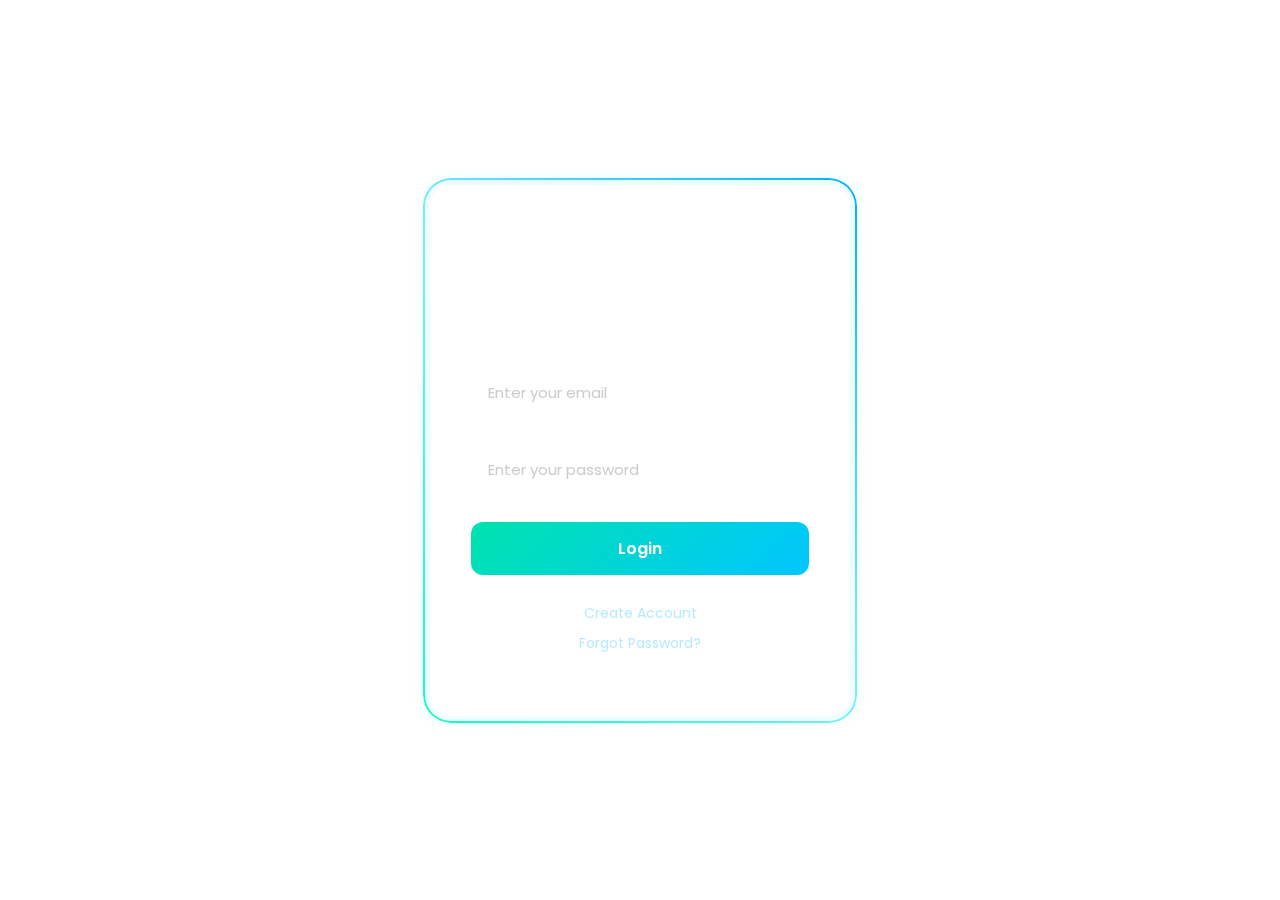
<file: login.html>
<!DOCTYPE html>
<html lang="en">
<head>
  <meta charset="UTF-8" />
  <meta name="viewport" content="width=device-width, initial-scale=1.0" />
  <title>Login - Medical Recommendation</title>
  <link href="https://fonts.googleapis.com/css2?family=Poppins:wght@300;600&display=swap" rel="stylesheet">
  <style>
    * {
      margin: 0;
      padding: 0;
      box-sizing: border-box;
      font-family: 'Poppins', sans-serif;
    }

    body {
      background: url('https://st2.depositphotos.com/36924814/46071/i/450/depositphotos_460713580-stock-photo-medical-health-blue-cross-neon.jpg') no-repeat center center/cover;
      display: flex;
      justify-content: center;
      align-items: center;
      min-height: 100vh;
      overflow: hidden;
    }

    .login-box {
      position: relative;
      width: 420px;
      padding: 60px 40px;
      background: rgba(255, 255, 255, 0.05);
      border-radius: 20px;
      border: 1px solid rgba(255, 255, 255, 0.15);
      box-shadow: 0 0 20px rgba(0, 255, 255, 0.2);
      backdrop-filter: blur(20px);
      color: #fff;
      animation: fadeIn 1.5s ease;
    }

    @keyframes fadeIn {
      from {
        transform: scale(0.9);
        opacity: 0;
      }
      to {
        transform: scale(1);
        opacity: 1;
      }
    }

    .login-box::before {
      content: '';
      position: absolute;
      inset: -8px;
      border-radius: 28px;
      padding: 2px;
      background: linear-gradient(45deg, #0fffc1, #7eebff, #00b3ff);
      -webkit-mask: linear-gradient(#fff 0 0) content-box, linear-gradient(#fff 0 0);
      -webkit-mask-composite: xor;
              mask-composite: exclude;
      pointer-events: none;
    }

    .login-box h2 {
      text-align: center;
      margin-bottom: 30px;
      font-weight: 600;
      font-size: 26px;
      color: #ffffff;
    }

    .login-box input {
      width: 100%;
      padding: 14px 16px;
      margin: 12px 0;
      background: rgba(255, 255, 255, 0.08);
      border: 1px solid rgba(255, 255, 255, 0.2);
      border-radius: 12px;
      color: #fff;
      font-size: 15px;
      outline: none;
      transition: 0.3s ease;
    }

    .login-box input::placeholder {
      color: #ccc;
    }

    .login-box input:focus {
      border-color: #00fff7;
      box-shadow: 0 0 10px #00fff7;
    }

    .login-box button {
      width: 100%;
      padding: 14px;
      background: linear-gradient(135deg, #00e3ae, #00c6ff);
      border: none;
      border-radius: 12px;
      color: #fff;
      font-weight: 600;
      font-size: 16px;
      cursor: pointer;
      margin-top: 14px;
      transition: transform 0.3s ease;
    }

    .login-box button:hover {
      transform: translateY(-2px);
      box-shadow: 0 0 12px #00e3ae;
    }

    .login-box .links {
      margin-top: 20px;
      text-align: center;
    }

    .login-box .links a {
      color: #b8eaff;
      text-decoration: none;
      font-size: 14px;
      margin-top: 8px;
      display: inline-block;
      transition: color 0.2s;
    }

    .login-box .links a:hover {
      color: #ffffff;
      text-decoration: underline;
    }
  </style>
</head>
<body>
  <div class="login-box">
    <h2>Login to Your Health Space</h2>
    <form action="/login" method="POST">
      <input type="email" name="email" placeholder="Enter your email" required />
      <input type="password" name="password" placeholder="Enter your password" required />
      <button type="submit">Login</button>
    </form>
    <div class="links">
      <a href="/create-account">Create Account</a><br>
      <a href="/forgot-password">Forgot Password?</a>
    </div>
  </div>
</body>
</html>
</file>
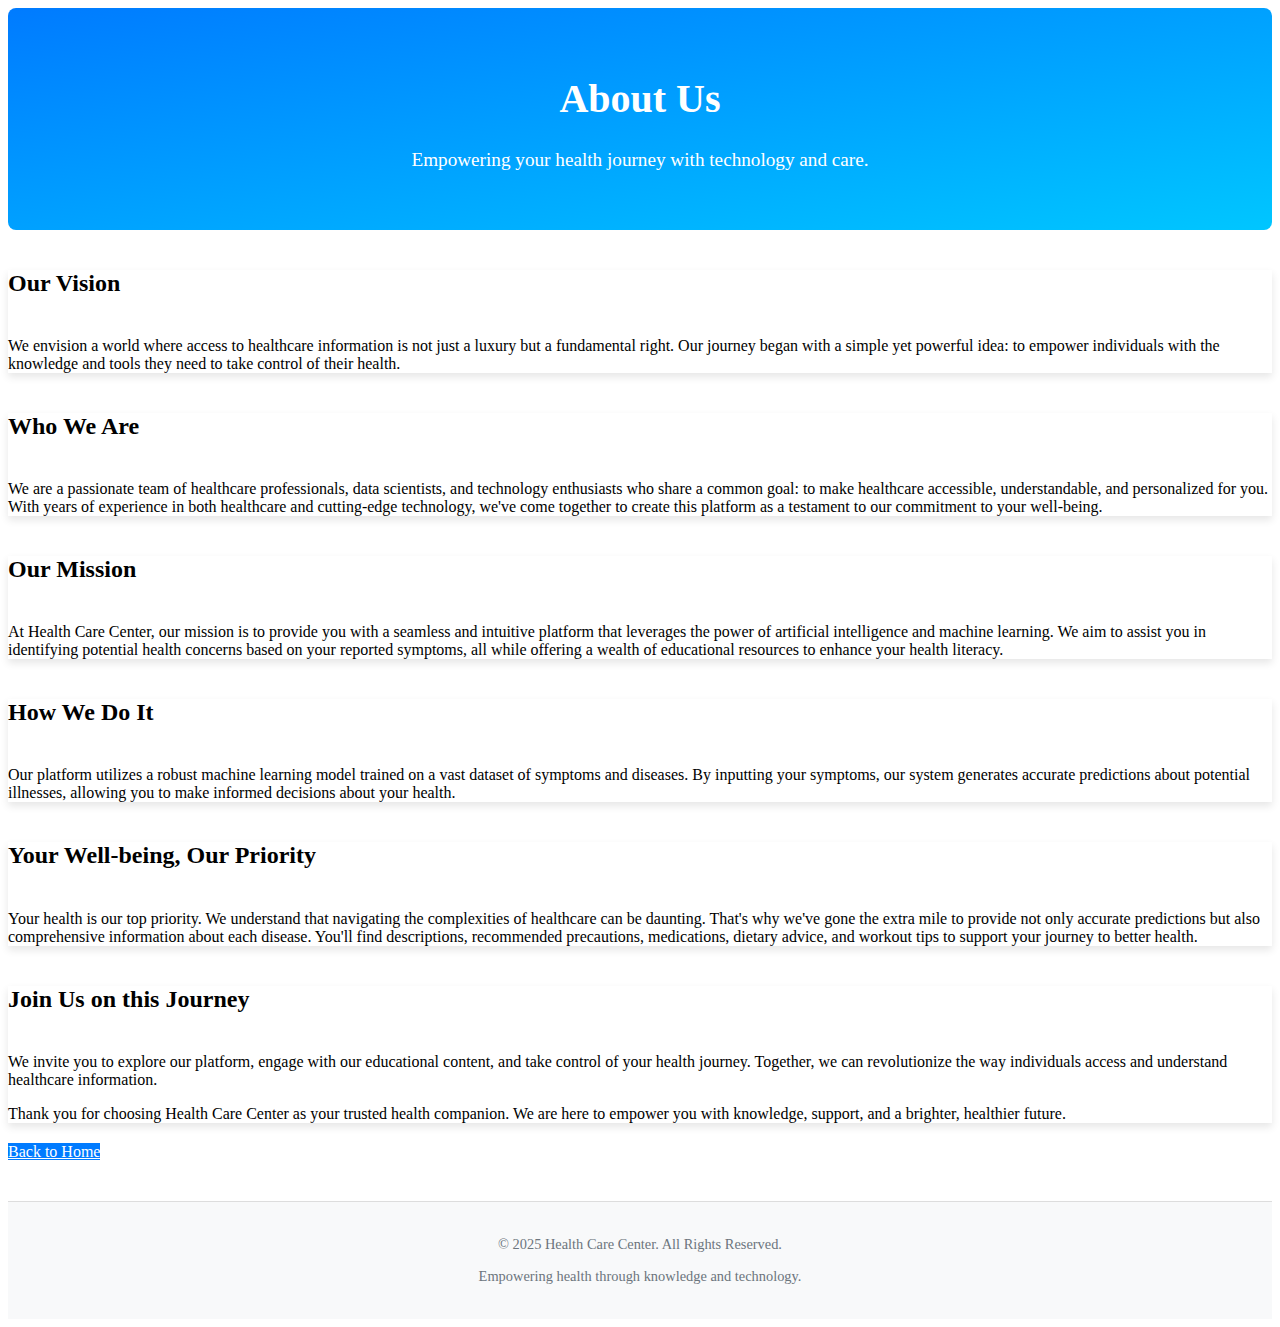
<file: templates/about.html>
<!doctype html>
<html lang="en">

<head>
    <meta charset="utf-8">
    <meta name="viewport" content="width=device-width, initial-scale=1">
    <title>About Us - Health Care Center</title>
    <link href="https://cdn.jsdelivr.net/npm/bootstrap@5.3.1/dist/css/bootstrap.min.css" rel="stylesheet" 
        integrity="sha384-4bw+/aepP/YC94hEpVNVgiZdgIC5+VKNBQNGCHeKRQN+PtmoHDEXuppvnDJzQIu9" crossorigin="anonymous">
    <style>
        .hero-section {
            background: linear-gradient(to bottom right, #007bff, #00c6ff);
            color: white;
            padding: 40px 20px;
            text-align: center;
            border-radius: 8px;
        }

        .hero-section h1 {
            font-size: 2.5rem;
            font-weight: bold;
        }

        .hero-section p {
            font-size: 1.2rem;
        }

        .footer {
            background-color: #f8f9fa;
            text-align: center;
            padding: 20px 0;
            font-size: 0.9rem;
            color: #6c757d;
            margin-top: 40px;
            border-top: 1px solid #ddd;
        }

        .card {
            border: none;
            box-shadow: 0 4px 8px rgba(0, 0, 0, 0.1);
            margin: 20px 0;
        }

        .card h5 {
            font-size: 1.5rem;
            font-weight: bold;
        }

        .btn-custom {
            background-color: #007bff;
            color: white;
            border: none;
            transition: all 0.3s ease;
        }

        .btn-custom:hover {
            background-color: #0056b3;
            transform: scale(1.05);
        }
    </style>
</head>

<body>
    <!-- Hero Section -->
    <div class="hero-section">
        <h1>About Us</h1>
        <p>Empowering your health journey with technology and care.</p>
    </div>

    <!-- Main Content -->
    <div class="container my-5">
        <!-- Vision Section -->
        <div class="card p-4">
            <h5>Our Vision</h5>
            <p>
                We envision a world where access to healthcare information is not just a luxury but a fundamental right. 
                Our journey began with a simple yet powerful idea: to empower individuals with the knowledge and tools 
                they need to take control of their health.
            </p>
        </div>

        <!-- Who We Are Section -->
        <div class="card p-4">
            <h5>Who We Are</h5>
            <p>
                We are a passionate team of healthcare professionals, data scientists, and technology enthusiasts who 
                share a common goal: to make healthcare accessible, understandable, and personalized for you. 
                With years of experience in both healthcare and cutting-edge technology, we've come together to create 
                this platform as a testament to our commitment to your well-being.
            </p>
        </div>

        <!-- Mission Section -->
        <div class="card p-4">
            <h5>Our Mission</h5>
            <p>
                At Health Care Center, our mission is to provide you with a seamless and intuitive platform that 
                leverages the power of artificial intelligence and machine learning. We aim to assist you in identifying 
                potential health concerns based on your reported symptoms, all while offering a wealth of educational 
                resources to enhance your health literacy.
            </p>
        </div>

        <!-- How We Do It Section -->
        <div class="card p-4">
            <h5>How We Do It</h5>
            <p>
                Our platform utilizes a robust machine learning model trained on a vast dataset of symptoms and diseases. 
                By inputting your symptoms, our system generates accurate predictions about potential illnesses, allowing 
                you to make informed decisions about your health.
            </p>
        </div>

        <!-- Priority Section -->
        <div class="card p-4">
            <h5>Your Well-being, Our Priority</h5>
            <p>
                Your health is our top priority. We understand that navigating the complexities of healthcare can be 
                daunting. That's why we've gone the extra mile to provide not only accurate predictions but also 
                comprehensive information about each disease. You'll find descriptions, recommended precautions, 
                medications, dietary advice, and workout tips to support your journey to better health.
            </p>
        </div>

        <!-- Join Us Section -->
        <div class="card p-4">
            <h5>Join Us on this Journey</h5>
            <p>
                We invite you to explore our platform, engage with our educational content, and take control of your 
                health journey. Together, we can revolutionize the way individuals access and understand healthcare 
                information.
            </p>
            <p>
                Thank you for choosing Health Care Center as your trusted health companion. We are here to empower you 
                with knowledge, support, and a brighter, healthier future.
            </p>
        </div>

        <!-- Navigation Buttons -->
        <div class="text-center mt-4">
            <a href="/" class="btn btn-custom px-4 py-2">Back to Home</a>
        </div>
    </div>

    <!-- Footer -->
    <div class="footer">
        <p>&copy; 2025 Health Care Center. All Rights Reserved.</p>
        <p>Empowering health through knowledge and technology.</p>
    </div>

    <script src="https://cdn.jsdelivr.net/npm/bootstrap@5.3.1/dist/js/bootstrap.bundle.min.js" 
        integrity="sha384-HwwvtgBNo3bZJJLYd8oVXjrBZt8cqVSpeBNS5n7C8IVInixGAoxmnlMuBnhbgrkm" crossorigin="anonymous"></script>
</body>

</html>
</file>
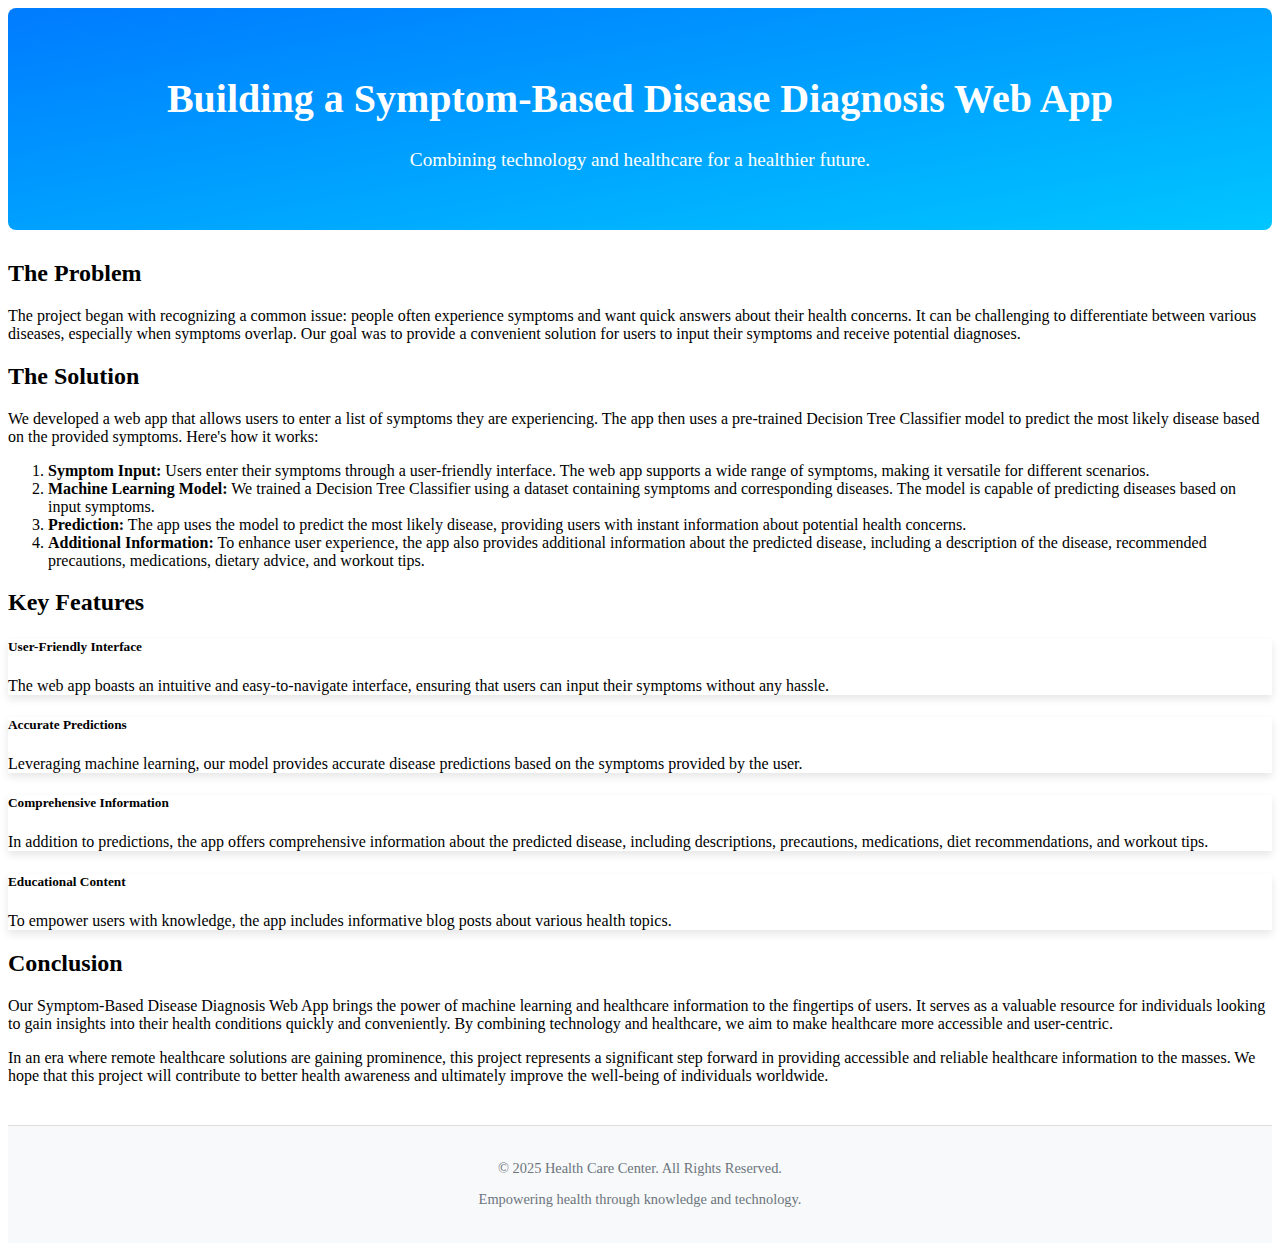
<file: templates/blog.html>
<!doctype html>
<html lang="en">

<head>
    <meta charset="utf-8">
    <meta name="viewport" content="width=device-width, initial-scale=1">
    <title>Blog Post - Symptom-Based Diagnosis</title>
    <link href="https://cdn.jsdelivr.net/npm/bootstrap@5.3.1/dist/css/bootstrap.min.css" rel="stylesheet" 
        integrity="sha384-4bw+/aepP/YC94hEpVNVgiZdgIC5+VKNBQNGCHeKRQN+PtmoHDEXuppvnDJzQIu9" crossorigin="anonymous">
    <style>
        .hero-section {
            background: linear-gradient(to bottom right, #007bff, #00c6ff);
            color: white;
            text-align: center;
            padding: 40px 20px;
            border-radius: 8px;
            margin-bottom: 30px;
        }

        .hero-section h1 {
            font-size: 2.5rem;
            font-weight: bold;
        }

        .hero-section p {
            font-size: 1.2rem;
        }

        .card {
            border: none;
            box-shadow: 0 4px 8px rgba(0, 0, 0, 0.1);
        }

        .footer {
            background-color: #f8f9fa;
            text-align: center;
            padding: 20px 0;
            font-size: 0.9rem;
            color: #6c757d;
            margin-top: 40px;
            border-top: 1px solid #ddd;
        }
    </style>
</head>

<body>
    <!-- Hero Section -->
    <div class="hero-section">
        <h1>Building a Symptom-Based Disease Diagnosis Web App</h1>
        <p>Combining technology and healthcare for a healthier future.</p>
    </div>

    <!-- Blog Content -->
    <div class="container my-4">
        <div class="mb-4">
            <h2>The Problem</h2>
            <p>
                The project began with recognizing a common issue: people often experience symptoms and want quick 
                answers about their health concerns. It can be challenging to differentiate between various diseases, 
                especially when symptoms overlap. Our goal was to provide a convenient solution for users to input 
                their symptoms and receive potential diagnoses.
            </p>
        </div>

        <div class="mb-4">
            <h2>The Solution</h2>
            <p>
                We developed a web app that allows users to enter a list of symptoms they are experiencing. The app 
                then uses a pre-trained Decision Tree Classifier model to predict the most likely disease based on the 
                provided symptoms. Here's how it works:
            </p>
            <ol>
                <li><b>Symptom Input:</b> Users enter their symptoms through a user-friendly interface. The web app 
                    supports a wide range of symptoms, making it versatile for different scenarios.</li>
                <li><b>Machine Learning Model:</b> We trained a Decision Tree Classifier using a dataset containing 
                    symptoms and corresponding diseases. The model is capable of predicting diseases based on input 
                    symptoms.</li>
                <li><b>Prediction:</b> The app uses the model to predict the most likely disease, providing users 
                    with instant information about potential health concerns.</li>
                <li><b>Additional Information:</b> To enhance user experience, the app also provides additional 
                    information about the predicted disease, including a description of the disease, recommended 
                    precautions, medications, dietary advice, and workout tips.</li>
            </ol>
        </div>

        <!-- Key Features Section -->
        <div class="mb-4">
            <h2>Key Features</h2>
            <div class="row">
                <div class="col-md-6">
                    <div class="card p-3 mb-4">
                        <h5>User-Friendly Interface</h5>
                        <p>The web app boasts an intuitive and easy-to-navigate interface, ensuring that users can input 
                            their symptoms without any hassle.</p>
                    </div>
                </div>
                <div class="col-md-6">
                    <div class="card p-3 mb-4">
                        <h5>Accurate Predictions</h5>
                        <p>Leveraging machine learning, our model provides accurate disease predictions based on the 
                            symptoms provided by the user.</p>
                    </div>
                </div>
                <div class="col-md-6">
                    <div class="card p-3 mb-4">
                        <h5>Comprehensive Information</h5>
                        <p>In addition to predictions, the app offers comprehensive information about the predicted 
                            disease, including descriptions, precautions, medications, diet recommendations, and workout 
                            tips.</p>
                    </div>
                </div>
                <div class="col-md-6">
                    <div class="card p-3 mb-4">
                        <h5>Educational Content</h5>
                        <p>To empower users with knowledge, the app includes informative blog posts about various 
                            health topics.</p>
                    </div>
                </div>
            </div>
        </div>

        <!-- Conclusion -->
        <div class="mb-4">
            <h2>Conclusion</h2>
            <p>
                Our Symptom-Based Disease Diagnosis Web App brings the power of machine learning and healthcare 
                information to the fingertips of users. It serves as a valuable resource for individuals looking to 
                gain insights into their health conditions quickly and conveniently. By combining technology and 
                healthcare, we aim to make healthcare more accessible and user-centric.
            </p>
            <p>
                In an era where remote healthcare solutions are gaining prominence, this project represents a 
                significant step forward in providing accessible and reliable healthcare information to the masses. 
                We hope that this project will contribute to better health awareness and ultimately improve the 
                well-being of individuals worldwide.
            </p>
        </div>
    </div>

    <!-- Footer -->
    <div class="footer">
        <p>&copy; 2025 Health Care Center. All Rights Reserved.</p>
        <p>Empowering health through knowledge and technology.</p>
    </div>

    <script src="https://cdn.jsdelivr.net/npm/bootstrap@5.3.1/dist/js/bootstrap.bundle.min.js" 
        integrity="sha384-HwwvtgBNo3bZJJLYd8oVXjrBZt8cqVSpeBNS5n7C8IVInixGAoxmnlMuBnhbgrkm" crossorigin="anonymous"></script>
</body>

</html>
</file>
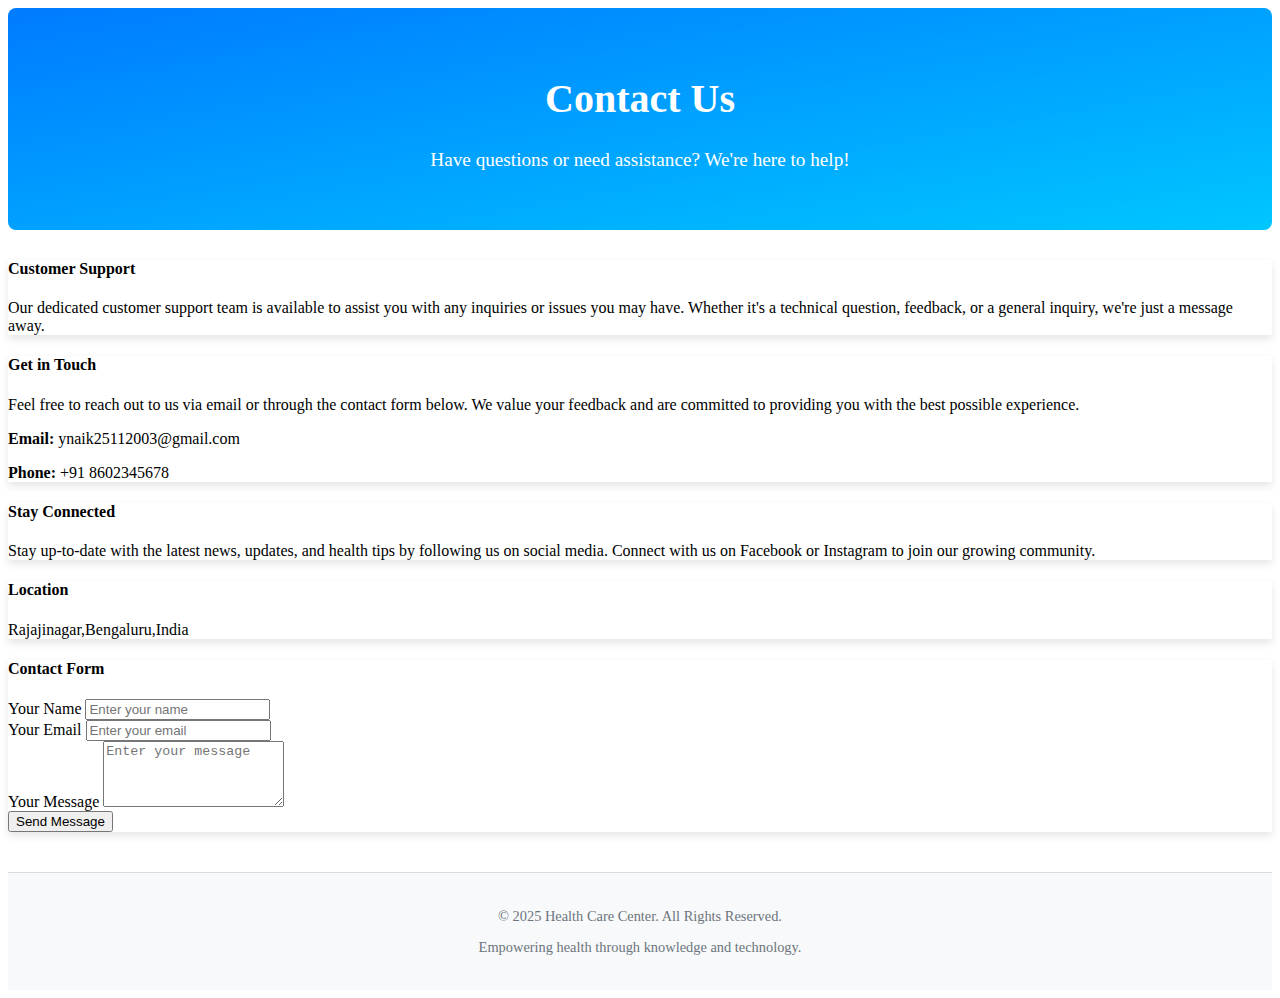
<file: templates/contact.html>
<!doctype html>
<html lang="en">

<head>
    <meta charset="utf-8">
    <meta name="viewport" content="width=device-width, initial-scale=1">
    <title>Contact Us - Health Care Center</title>
    <link href="https://cdn.jsdelivr.net/npm/bootstrap@5.3.1/dist/css/bootstrap.min.css" rel="stylesheet"
        integrity="sha384-4bw+/aepP/YC94hEpVNVgiZdgIC5+VKNBQNGCHeKRQN+PtmoHDEXuppvnDJzQIu9" crossorigin="anonymous">
    <style>
        .hero-section {
            background: linear-gradient(to bottom right, #007bff, #00c6ff);
            color: white;
            text-align: center;
            padding: 40px 20px;
            border-radius: 8px;
            margin-bottom: 30px;
        }

        .hero-section h1 {
            font-size: 2.5rem;
            font-weight: bold;
        }

        .hero-section p {
            font-size: 1.2rem;
        }

        .card {
            border: none;
            box-shadow: 0 4px 8px rgba(0, 0, 0, 0.1);
            margin-bottom: 20px;
        }

        .footer {
            background-color: #f8f9fa;
            text-align: center;
            padding: 20px 0;
            font-size: 0.9rem;
            color: #6c757d;
            margin-top: 40px;
            border-top: 1px solid #ddd;
        }
    </style>
</head>

<body>
    <!-- Hero Section -->
    <div class="hero-section">
        <h1>Contact Us</h1>
        <p>Have questions or need assistance? We're here to help!</p>
    </div>

    <!-- Main Content -->
    <div class="container my-4">
        <!-- Customer Support -->
        <div class="card p-4">
            <h4>Customer Support</h4>
            <p>Our dedicated customer support team is available to assist you with any inquiries or issues you may have.
                Whether it's a technical question, feedback, or a general inquiry, we're just a message away.</p>
        </div>

        <!-- Get in Touch -->
        <div class="card p-4">
            <h4>Get in Touch</h4>
            <p>Feel free to reach out to us via email or through the contact form below. We value your feedback and are
                committed to providing you with the best possible experience.</p>
            <p><b>Email:</b> ynaik25112003@gmail.com</p>
            <p><b>Phone:</b> +91 8602345678</p>
        </div>

        <!-- Stay Connected -->
        <div class="card p-4">
            <h4>Stay Connected</h4>
            <p>Stay up-to-date with the latest news, updates, and health tips by following us on social media. Connect
                with us on Facebook or Instagram to join our growing community.</p>
        </div>

        <!-- Location -->
        <div class="card p-4">
            <h4>Location</h4>
            <p>Rajajinagar,Bengaluru,India</p>
        </div>

        <!-- Contact Form -->
        <div class="card p-4">
            <h4>Contact Form</h4>
            <form action="/contact" method="POST">
                <div class="mb-3">
                    <label for="name" class="form-label">Your Name</label>
                    <input type="text" class="form-control" id="name" name="name" placeholder="Enter your name"
                        required>
                </div>
                <div class="mb-3">
                    <label for="email" class="form-label">Your Email</label>
                    <input type="email" class="form-control" id="email" name="email" placeholder="Enter your email"
                        required>
                </div>
                <div class="mb-3">
                    <label for="message" class="form-label">Your Message</label>
                    <textarea class="form-control" id="message" name="message" rows="4"
                        placeholder="Enter your message" required></textarea>
                </div>
                <button type="submit" class="btn btn-primary w-100">Send Message</button>
            </form>
        </div>
    </div>

    <!-- Footer -->
    <div class="footer">
        <p>&copy; 2025 Health Care Center. All Rights Reserved.</p>
        <p>Empowering health through knowledge and technology.</p>
    </div>

    <script src="https://cdn.jsdelivr.net/npm/bootstrap@5.3.1/dist/js/bootstrap.bundle.min.js"
        integrity="sha384-HwwvtgBNo3bZJJLYd8oVXjrBZt8cqVSpeBNS5n7C8IVInixGAoxmnlMuBnhbgrkm" crossorigin="anonymous">
    </script>
</body>

</html>
</file>
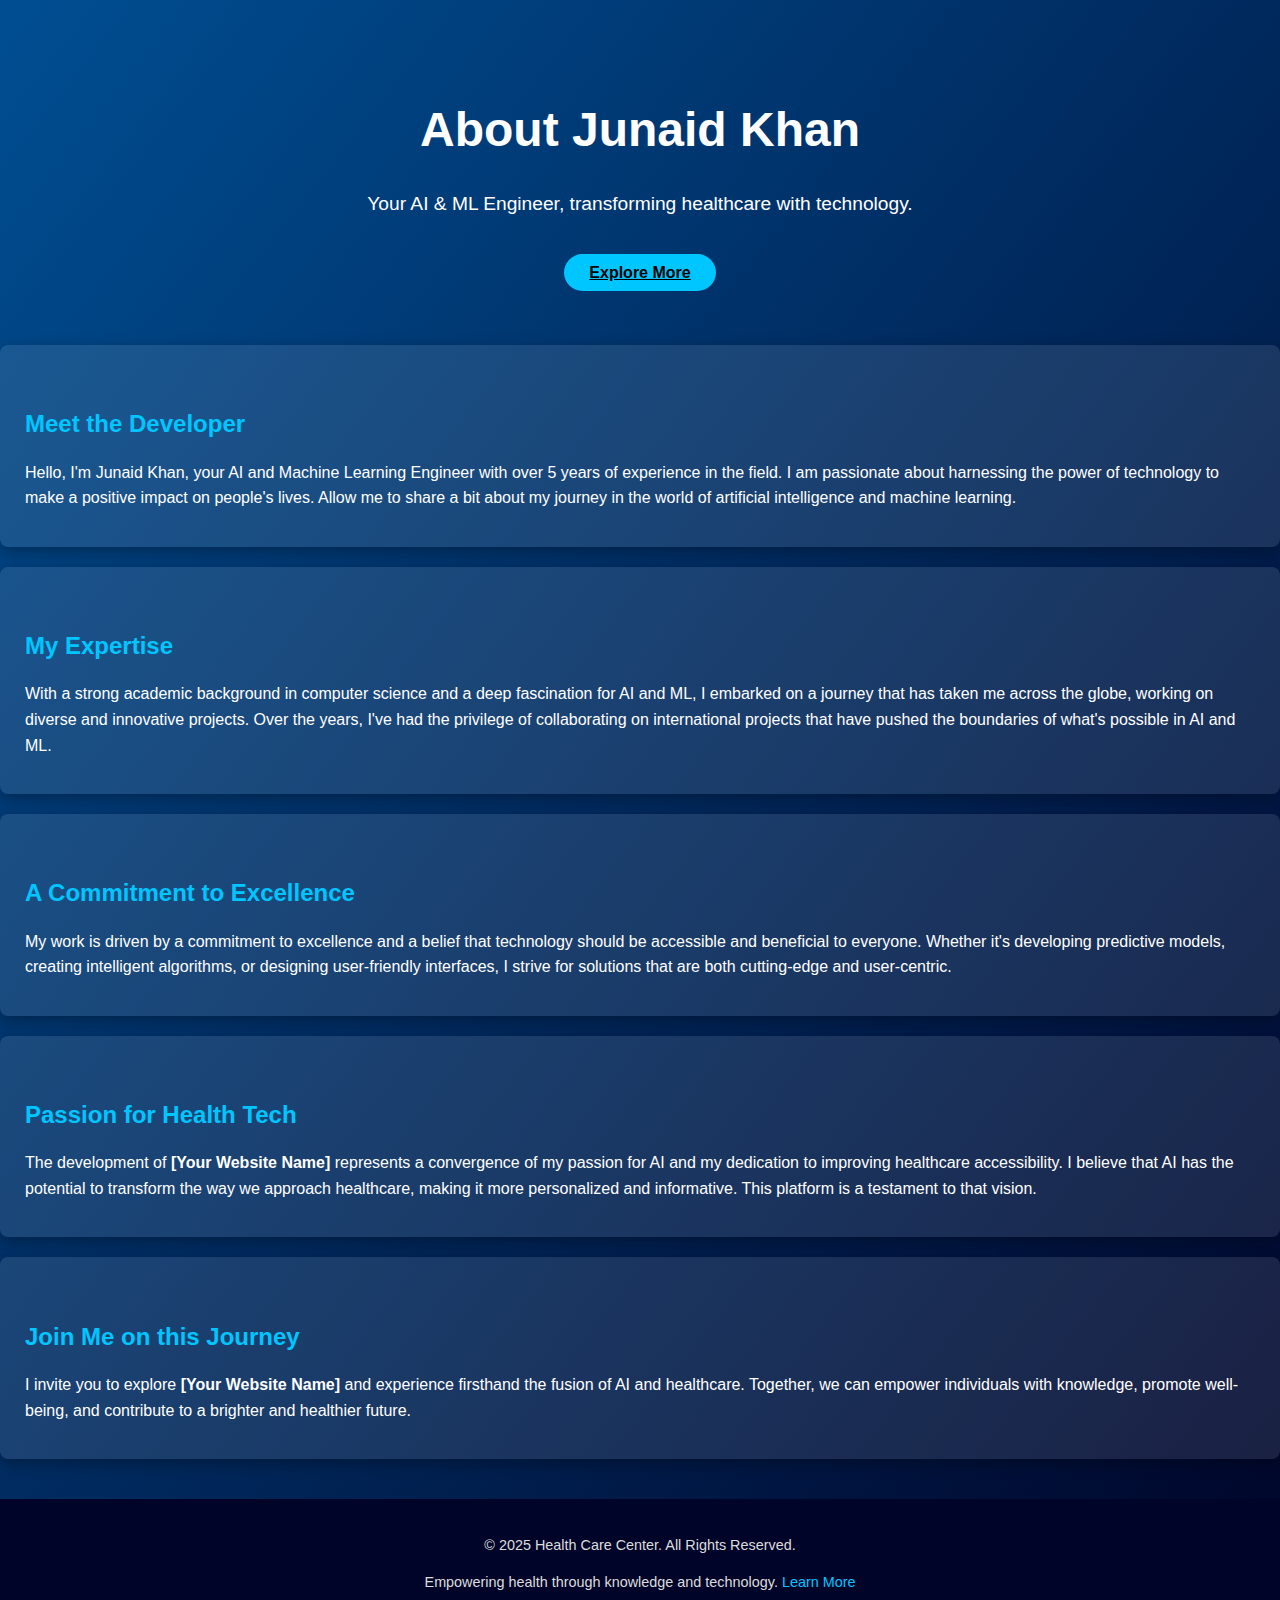
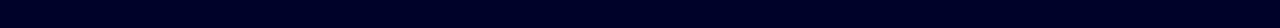
<file: templates/developer.html>
<!doctype html>
<html lang="en">

<head>
    <meta charset="utf-8">
    <meta name="viewport" content="width=device-width, initial-scale=1">
    <title>About the Developer - Junaid Khan</title>
    <link href="https://cdn.jsdelivr.net/npm/bootstrap@5.3.1/dist/css/bootstrap.min.css" rel="stylesheet" 
        integrity="sha384-4bw+/aepP/YC94hEpVNVgiZdgIC5+VKNBQNGCHeKRQN+PtmoHDEXuppvnDJzQIu9" crossorigin="anonymous">
    <style>
        /* General Reset */
        body {
            font-family: 'Arial', sans-serif;
            line-height: 1.6;
            background: linear-gradient(to bottom right, #004e92, #000428);
            color: #fff;
            margin: 0;
            padding: 0;
        }

        /* Hero Section */
        .hero-section {
            text-align: center;
            padding: 60px 20px;
        }

        .hero-section h1 {
            font-size: 3rem;
            font-weight: bold;
            margin-bottom: 20px;
        }

        .hero-section p {
            font-size: 1.2rem;
            margin-bottom: 40px;
        }

        .hero-section .btn {
            padding: 10px 25px;
            font-size: 1rem;
            border-radius: 30px;
            background-color: #00c6ff;
            color: #000;
            font-weight: bold;
            border: none;
            transition: all 0.3s ease;
        }

        .hero-section .btn:hover {
            background-color: #004e92;
            color: #fff;
        }

        /* Card Styling */
        .card {
            background: rgba(255, 255, 255, 0.1);
            border: none;
            border-radius: 8px;
            margin-bottom: 20px;
            padding: 20px 25px;
            box-shadow: 0 5px 15px rgba(0, 0, 0, 0.3);
            transition: transform 0.3s ease, box-shadow 0.3s ease;
        }

        .card h5 {
            font-size: 1.5rem;
            margin-bottom: 15px;
            color: #00c6ff;
        }

        .card:hover {
            transform: translateY(-5px);
            box-shadow: 0 10px 20px rgba(0, 0, 0, 0.5);
        }

        /* Footer */
        .footer {
            text-align: center;
            padding: 20px 0;
            font-size: 0.9rem;
            color: #ddd;
            margin-top: 40px;
            background-color: #000428;
        }

        .footer a {
            color: #00c6ff;
            text-decoration: none;
        }

        .footer a:hover {
            text-decoration: underline;
        }

        /* Responsive Design */
        @media (max-width: 768px) {
            .hero-section h1 {
                font-size: 2.5rem;
            }

            .hero-section p {
                font-size: 1rem;
            }

            .hero-section .btn {
                font-size: 0.9rem;
                padding: 8px 20px;
            }

            .card h5 {
                font-size: 1.2rem;
            }
        }
    </style>
</head>

<body>
    <!-- Hero Section -->
    <div class="hero-section">
        <h1>About Junaid Khan</h1>
        <p>Your AI & ML Engineer, transforming healthcare with technology.</p>
        <a href="/" class="btn">Explore More</a>
    </div>

    <!-- Main Content -->
    <div class="container my-4">
        <!-- About Junaid Khan -->
        <div class="card">
            <h5>Meet the Developer</h5>
            <p>
                Hello, I'm Junaid Khan, your AI and Machine Learning Engineer with over 5 years of experience 
                in the field. I am passionate about harnessing the power of technology to make a positive 
                impact on people's lives. Allow me to share a bit about my journey in the world of artificial 
                intelligence and machine learning.
            </p>
        </div>

        <!-- Expertise Section -->
        <div class="card">
            <h5>My Expertise</h5>
            <p>
                With a strong academic background in computer science and a deep fascination for AI and ML, I 
                embarked on a journey that has taken me across the globe, working on diverse and innovative 
                projects. Over the years, I've had the privilege of collaborating on international projects that 
                have pushed the boundaries of what's possible in AI and ML.
            </p>
        </div>

        <!-- Commitment to Excellence -->
        <div class="card">
            <h5>A Commitment to Excellence</h5>
            <p>
                My work is driven by a commitment to excellence and a belief that technology should be accessible 
                and beneficial to everyone. Whether it's developing predictive models, creating intelligent 
                algorithms, or designing user-friendly interfaces, I strive for solutions that are both 
                cutting-edge and user-centric.
            </p>
        </div>

        <!-- Passion for Health Tech -->
        <div class="card">
            <h5>Passion for Health Tech</h5>
            <p>
                The development of <b>[Your Website Name]</b> represents a convergence of my passion for AI and my 
                dedication to improving healthcare accessibility. I believe that AI has the potential to transform 
                the way we approach healthcare, making it more personalized and informative. This platform is a 
                testament to that vision.
            </p>
        </div>

        <!-- Invitation to Join -->
        <div class="card">
            <h5>Join Me on this Journey</h5>
            <p>
                I invite you to explore <b>[Your Website Name]</b> and experience firsthand the fusion of AI and 
                healthcare. Together, we can empower individuals with knowledge, promote well-being, and contribute 
                to a brighter and healthier future.
            </p>
        </div>
    </div>

    <!-- Footer -->
    <div class="footer">
        <p>&copy; 2025 Health Care Center. All Rights Reserved.</p>
        <p>Empowering health through knowledge and technology. <a href="#">Learn More</a></p>
    </div>

    <script src="https://cdn.jsdelivr.net/npm/bootstrap@5.3.1/dist/js/bootstrap.bundle.min.js" 
        integrity="sha384-HwwvtgBNo3bZJJLYd8oVXjrBZt8cqVSpeBNS5n7C8IVInixGAoxmnlMuBnhbgrkm" crossorigin="anonymous"></script>
</body>

</html>
</file>
